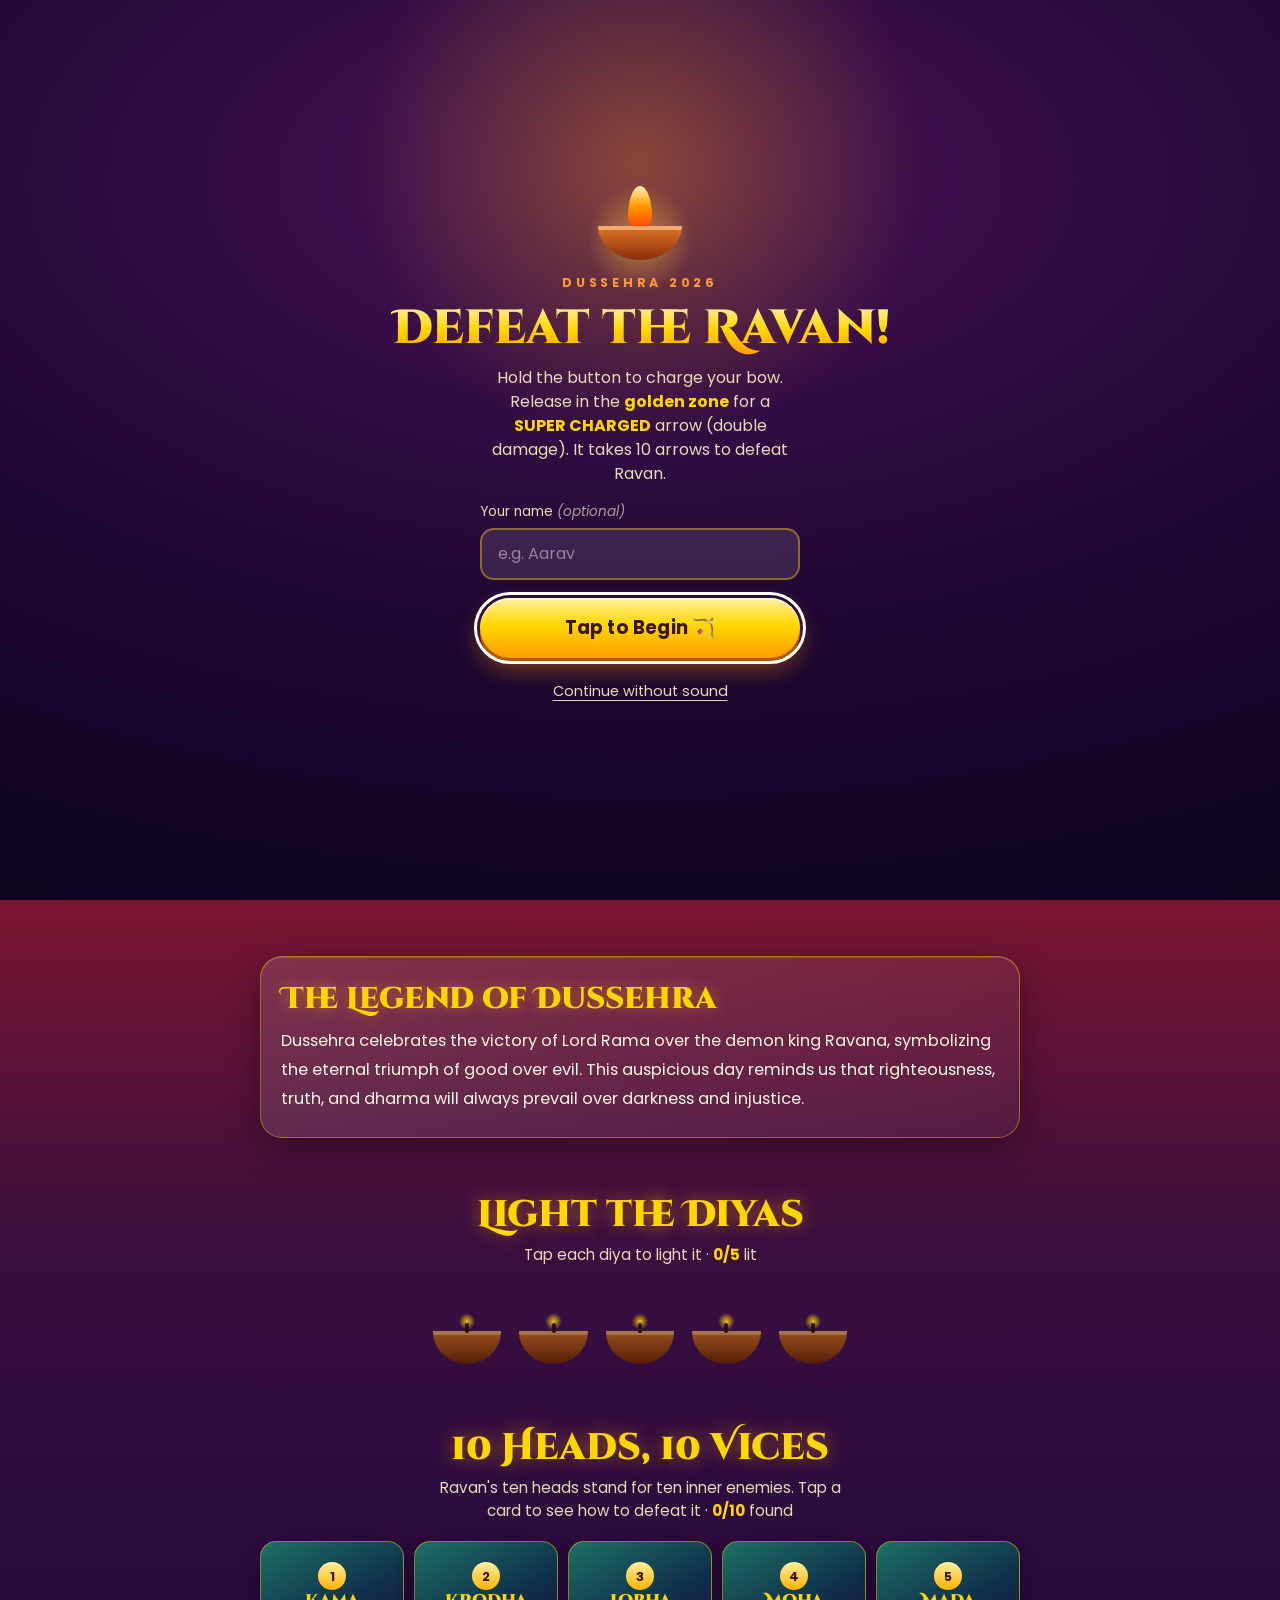
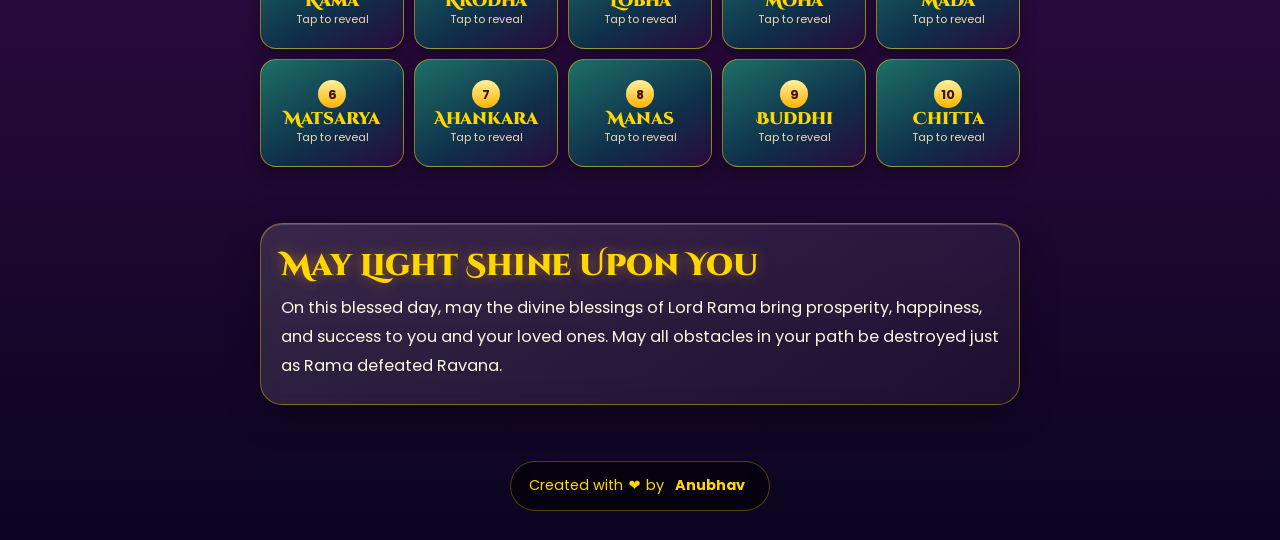
<file: index.html>
<!DOCTYPE html>
<html lang="en">
<head>
    <meta charset="UTF-8">
    <meta name="viewport" content="width=device-width, initial-scale=1.0, viewport-fit=cover">
    <title>Happy Dussehra 2026 - Victory of Good Over Evil</title>
    <meta name="description" content="Celebrate Dussehra 2026 with this interactive Rama vs Ravana battle. Charge your bow, land super charged shots and watch Ravan burn!">
    <meta name="keywords" content="Dussehra 2026, Happy Dussehra, Rama Ravana, Victory of Good over Evil, Dussehra Festival, Interactive Game, Hindu Festival, Diwali Preparation, Traditional Celebration">
    <meta name="author" content="Happy Dussehra 2026">
    <meta name="robots" content="index, follow">
    <meta name="language" content="English">
    <meta name="revisit-after" content="7 days">

    <!-- Fonts: 2 families only, swap + system fallback -->
    <link rel="preconnect" href="https://fonts.googleapis.com">
    <link rel="preconnect" href="https://fonts.gstatic.com" crossorigin>
    <link href="https://fonts.googleapis.com/css2?family=Cinzel+Decorative:wght@700;900&family=Poppins:wght@400;600;700&display=swap" rel="stylesheet">

    <script>document.documentElement.classList.add('js');</script>
    <link rel="stylesheet" href="style.css">
    <!-- Canonical URL -->
    <link rel="canonical" href="https://123anubhav.github.io/happy-dussehra-2026">

    <!-- Open Graph / Facebook -->
    <meta property="og:type" content="website">
    <meta property="og:url" content="https://123anubhav.github.io/happy-dussehra-2026">
    <meta property="og:title" content="Happy Dussehra 2026 - Victory of Good Over Evil | Interactive Game">
    <meta property="og:description" content="Celebrate Dussehra 2026 with this interactive Rama vs Ravana battle game. Experience the triumph of good over evil with stunning animations and victory celebrations.">
    <meta property="og:image" content="https://123anubhav.github.io/happy-dussehra-2026/dussehra-1.0.png">
    <meta property="og:image:width" content="1200">
    <meta property="og:image:height" content="630">
    <meta property="og:image:alt" content="Happy Dussehra 2026 - Rama vs Ravana Battle Game">
    <meta property="og:site_name" content="Happy Dussehra 2026">
    <meta property="og:locale" content="en_US">

    <!-- Twitter Card -->
    <meta name="twitter:card" content="summary_large_image">
    <meta name="twitter:url" content="https://123anubhav.github.io/happy-dussehra-2026">
    <meta name="twitter:title" content="Happy Dussehra 2026 - Victory of Good Over Evil | Interactive Game">
    <meta name="twitter:description" content="Celebrate Dussehra 2026 with this interactive Rama vs Ravana battle game. Experience the triumph of good over evil with stunning animations and victory celebrations.">
    <meta name="twitter:image" content="https://123anubhav.github.io/happy-dussehra-2026/dussehra-1.0.png">
    <meta name="twitter:image:alt" content="Happy Dussehra 2026 - Rama vs Ravana Battle Game">

    <!-- LinkedIn -->
    <meta property="og:image:secure_url" content="https://123anubhav.github.io/happy-dussehra-2026/dussehra-1.0.png">

    <!-- Additional SEO -->
    <meta name="theme-color" content="#0b0420">
    <meta name="msapplication-TileColor" content="#0b0420">
    <meta name="apple-mobile-web-app-capable" content="yes">
    <meta name="mobile-web-app-capable" content="yes">
    <meta name="apple-mobile-web-app-status-bar-style" content="black-translucent">

    <!-- Favicon -->
    <link rel="icon" type="image/png" sizes="32x32" href="dussehra-1.0.png">
    <link rel="icon" type="image/png" sizes="16x16" href="dussehra-1.0.png">
    <link rel="apple-touch-icon" sizes="180x180" href="dussehra-1.0.png">
    <link rel="icon" type="image/png" sizes="192x192" href="dussehra-1.0.png">
    <link rel="icon" type="image/png" sizes="512x512" href="dussehra-1.0.png">

    <!-- Structured Data for SEO -->
    <script type="application/ld+json">
    {
        "@context": "https://schema.org",
        "@type": "WebApplication",
        "name": "Happy Dussehra 2026",
        "description": "Interactive Rama vs Ravana battle game celebrating Dussehra 2026",
        "url": "https://123anubhav.github.io/happy-dussehra-2026",
        "applicationCategory": "Game",
        "operatingSystem": "Web Browser",
        "offers": {
            "@type": "Offer",
            "price": "0",
            "priceCurrency": "USD"
        },
        "creator": {
            "@type": "Organization",
            "name": "Happy Dussehra 2026"
        },
        "image": "https://123anubhav.github.io/happy-dussehra-2026/dussehra-1.0.png",
        "datePublished": "2025-01-01",
        "dateModified": "2026-10-20",
        "genre": "Educational, Entertainment",
        "keywords": "Dussehra, Rama, Ravana, Hindu Festival, Interactive Game",
        "inLanguage": "en-US"
    }
    </script>

    <!-- Additional Structured Data for Event -->
    <script type="application/ld+json">
    {
        "@context": "https://schema.org",
        "@type": "Event",
        "name": "Dussehra 2026 Celebration",
        "description": "Celebrate the victory of good over evil with this interactive Dussehra game",
        "startDate": "2026-10-01",
        "endDate": "2026-10-31",
        "eventStatus": "https://schema.org/EventScheduled",
        "eventAttendanceMode": "https://schema.org/OnlineEventAttendanceMode",
        "location": {
            "@type": "VirtualLocation",
            "url": "https://123anubhav.github.io/happy-dussehra-2026"
        },
        "image": "https://123anubhav.github.io/happy-dussehra-2026/dussehra-1.0.png",
        "organizer": {
            "@type": "Organization",
            "name": "Happy Dussehra 2026",
            "url": "https://123anubhav.github.io/happy-dussehra-2026"
        }
    }
    </script>
</head>
<body>
    <noscript><style>#splash{display:none !important}</style></noscript>

    <!-- Shared SVG gradients and symbols (zero-size, NOT display:none so gradients resolve everywhere) -->
    <svg width="0" height="0" style="position:absolute" aria-hidden="true" focusable="false">
        <defs>
            <linearGradient id="gold" x1="0" y1="0" x2="0" y2="1">
                <stop offset="0" stop-color="#fff2a8"/><stop offset=".5" stop-color="#ffd700"/><stop offset="1" stop-color="#c98a00"/>
            </linearGradient>
            <linearGradient id="saffron" x1="0" y1="0" x2="0" y2="1">
                <stop offset="0" stop-color="#ffb347"/><stop offset="1" stop-color="#e5650a"/>
            </linearGradient>
            <linearGradient id="ramaSkin" x1="0" y1="0" x2="1" y2="1">
                <stop offset="0" stop-color="#78cbff"/><stop offset="1" stop-color="#2c78c4"/>
            </linearGradient>
            <radialGradient id="ramaAura" cx="50%" cy="50%" r="50%">
                <stop offset="0" stop-color="#5ab8ff" stop-opacity=".55"/><stop offset="1" stop-color="#5ab8ff" stop-opacity="0"/>
            </radialGradient>
            <linearGradient id="ravanSkin" x1="0" y1="0" x2="1" y2="1">
                <stop offset="0" stop-color="#3fb6a4"/><stop offset="1" stop-color="#145c55"/>
            </linearGradient>
            <radialGradient id="ravanAura" cx="50%" cy="50%" r="50%">
                <stop offset="0" stop-color="#ff2d55" stop-opacity=".5"/><stop offset="1" stop-color="#ff2d55" stop-opacity="0"/>
            </radialGradient>
            <radialGradient id="fireAura" cx="50%" cy="50%" r="50%">
                <stop offset="0" stop-color="#ffb000" stop-opacity=".85"/><stop offset="1" stop-color="#ff3b00" stop-opacity="0"/>
            </radialGradient>
            <linearGradient id="flameGrad" x1="0" y1="1" x2="0" y2="0">
                <stop offset="0" stop-color="#ff3b00"/><stop offset=".55" stop-color="#ff9d00"/><stop offset="1" stop-color="#fff3b0"/>
            </linearGradient>
            <path id="flameShape" d="M0 0 C-16 -22 -10 -46 0 -74 C10 -46 16 -22 0 0Z" fill="url(#flameGrad)"/>
            <g id="rface">
                <path d="M-13 -10 L-11 -25 L-5 -16 L0 -30 L5 -16 L11 -25 L13 -10 Z" fill="url(#gold)" stroke="#8a5a00" stroke-width="1"/>
                <ellipse rx="13" ry="15" fill="url(#ravanSkin)" stroke="#0e4640" stroke-width="1"/>
                <path d="M-10 -6 L-3 -3 M10 -6 L3 -3" stroke="#07201d" stroke-width="2" stroke-linecap="round"/>
                <circle cx="-5" cy="-1" r="2.8" fill="#ff3b3b"/><circle cx="5" cy="-1" r="2.8" fill="#ff3b3b"/>
                <circle cx="-5" cy="-1.6" r="1" fill="#fff"/><circle cx="5" cy="-1.6" r="1" fill="#fff"/>
                <path d="M-8 7 Q-4 4 0 7 Q4 4 8 7" stroke="#07201d" fill="none" stroke-width="1.8" stroke-linecap="round"/>
                <path d="M-4 9 L-2.6 13.5 L-1.2 9 M1.2 9 L2.6 13.5 L4 9" fill="#fff"/>
            </g>
        </defs>
    </svg>

    <!-- Intro splash: unlocks audio, collects an optional name -->
    <div class="splash" id="splash" role="dialog" aria-modal="true" aria-labelledby="splashTitle">
        <div class="splash-glow" aria-hidden="true"></div>
        <div class="splash-diya" aria-hidden="true"><span class="sd-halo"></span><span class="sd-flame"></span><span class="sd-bowl"></span></div>
        <p class="splash-kicker">Dussehra 2026</p>
        <h2 class="splash-title" id="splashTitle">Defeat the Ravan!</h2>
        <p class="splash-sub">Hold the button to charge your bow. Release in the <strong>golden zone</strong> for a <strong>SUPER CHARGED</strong> arrow (double damage). It takes 10 arrows to defeat Ravan.</p>
        <label class="name-field">
            <span>Your name <em>(optional)</em></span>
            <input id="nameInput" type="text" maxlength="24" autocomplete="given-name" enterkeyhint="done" placeholder="e.g. Aarav">
        </label>
        <button class="btn btn-primary" id="beginBtn" type="button">Tap to Begin 🏹</button>
        <button class="link-btn" id="beginMuteBtn" type="button">Continue without sound</button>
    </div>

    <main>
        <header class="hero" id="hero">
            <!-- Sky: parallax layers -->
            <div class="sky" aria-hidden="true">
                <div class="sky-layer" data-par="0.12"><div class="stars" id="stars"></div></div>
                <div class="sky-layer" data-par="0.2">
                    <i class="cloud c1"></i><i class="cloud c2"></i><i class="cloud c3"></i>
                </div>
                <div class="sky-layer sky-temple">
                    <svg viewBox="0 0 400 100" preserveAspectRatio="xMidYMax slice" focusable="false">
                        <path fill="#12041f" d="M0,100 L0,78 L24,78 L24,64 Q34,48 44,64 L44,78 L70,78 L70,52 L78,52 L84,28 L90,52 L98,52 L98,78 L130,78 L130,66 Q150,40 170,66 L170,78 L200,78 L200,58 L206,58 L212,34 L218,58 L224,58 L224,78 L250,78 L250,64 Q266,44 282,64 L282,78 L312,78 L312,50 L320,50 L326,24 L332,50 L340,50 L340,78 L370,78 L370,66 Q382,52 394,66 L394,78 L400,78 L400,100 Z"/>
                        <path stroke="#12041f" stroke-width="1.5" d="M84,28 V16 M212,34 V22 M326,24 V12"/>
                    </svg>
                </div>
                <div class="embers" id="embers"></div>
            </div>

            <div class="hero-inner" id="heroInner">
                <h1 class="title" aria-label="Happy Dussehra">
                    <span class="t-small" aria-hidden="true">Happy</span>
                    <span class="t-big" aria-hidden="true"><span class="ch" style="--i:0">D</span><span class="ch" style="--i:1">u</span><span class="ch" style="--i:2">s</span><span class="ch" style="--i:3">s</span><span class="ch" style="--i:4">e</span><span class="ch" style="--i:5">h</span><span class="ch" style="--i:6">r</span><span class="ch" style="--i:7">a</span></span>
                </h1>
                <p class="subtitle"><span class="year-pill">2026</span> ✨ Victory of Good Over Evil ✨</p>

                <section class="hud" aria-label="Game status">
                    <div class="hp">
                        <span class="hp-label">RAVAN</span>
                        <div class="hp-bar" role="progressbar" aria-label="Ravan health" aria-valuemin="0" aria-valuemax="100" aria-valuenow="100" id="hpBar">
                            <div class="hp-trail" id="hpTrail"></div>
                            <div class="hp-fill" id="hpFill"></div>
                            <span class="hp-text" id="hpText">100 HP</span>
                        </div>
                    </div>
                    <div class="hud-row">
                        <div class="chip chip-score"><span class="chip-label">SCORE</span><span class="chip-value" id="scoreText">0</span></div>
                        <div class="pips" id="pips" role="img" aria-label="10 arrows left">
                            <i class="pip"></i><i class="pip"></i><i class="pip"></i><i class="pip"></i><i class="pip"></i><i class="pip"></i><i class="pip"></i><i class="pip"></i><i class="pip"></i><i class="pip"></i>
                        </div>
                        <div class="combo" id="combo" hidden>🔥 ×2</div>
                    </div>
                </section>

                <div class="stage-wrap">
                    <div class="stage" id="stage">
                        <div class="scene" id="scene">
                            <div class="scene-moon" aria-hidden="true"></div>
                            <div class="ground" aria-hidden="true"></div>

                            <!-- Lord Rama -->
                            <div class="rama" id="rama" role="img" aria-label="Lord Rama with his bow">
                                <i class="aura" aria-hidden="true"></i>
                                <svg viewBox="0 0 170 260" focusable="false">
                                    <g class="rama-body">
                                        <g transform="rotate(-18 52 100)">
                                            <rect x="44" y="52" width="14" height="62" rx="5" fill="#7b3f12" stroke="#4b2408"/>
                                            <path d="M47 52 l-3 -12 M51 52 l0 -14 M55 52 l3 -12" stroke="#ff4d4d" stroke-width="3" stroke-linecap="round"/>
                                        </g>
                                        <path d="M54 158 Q86 148 118 158 L124 238 L92 238 L86 196 L80 238 L48 238 Z" fill="url(#saffron)" stroke="#b35a00" stroke-width="1.5"/>
                                        <path d="M86 162 L86 196" stroke="#b35a00" stroke-width="1.5"/>
                                        <ellipse cx="64" cy="243" rx="15" ry="6" fill="#2c78c4"/>
                                        <ellipse cx="108" cy="243" rx="15" ry="6" fill="#2c78c4"/>
                                        <path d="M56 98 Q88 86 120 98 L116 160 Q88 170 58 160 Z" fill="url(#ramaSkin)"/>
                                        <path d="M60 100 L112 154" stroke="#ff9933" stroke-width="9" stroke-linecap="round" opacity=".95"/>
                                        <path d="M66 100 Q88 128 110 100" fill="none" stroke="url(#gold)" stroke-width="5"/>
                                        <circle cx="88" cy="121" r="5" fill="#ff3b6b" stroke="#ffd700"/>
                                        <rect x="56" y="152" width="62" height="10" rx="4" fill="url(#gold)"/>
                                        <rect x="80" y="82" width="16" height="16" fill="#3a8cd6"/>
                                        <ellipse cx="88" cy="62" rx="22" ry="25" fill="url(#ramaSkin)"/>
                                        <ellipse cx="88" cy="30" rx="13" ry="9" fill="#1b1030"/>
                                        <path d="M64 48 L66 24 L77 36 L88 16 L99 36 L110 24 L112 48 Z" fill="url(#gold)" stroke="#b8860b" stroke-width="1.5"/>
                                        <circle cx="88" cy="34" r="4.5" fill="#ff2d6b"/>
                                        <ellipse cx="80" cy="60" rx="4.5" ry="3.2" fill="#fff"/><circle cx="81.5" cy="60" r="2" fill="#1b1030"/>
                                        <ellipse cx="97" cy="60" rx="4.5" ry="3.2" fill="#fff"/><circle cx="98.5" cy="60" r="2" fill="#1b1030"/>
                                        <path d="M75 54 L84 55 M93 55 L102 54" stroke="#1b1030" stroke-width="1.8" stroke-linecap="round"/>
                                        <path d="M88 47 v7" stroke="#ff3b3b" stroke-width="2.5" stroke-linecap="round"/>
                                        <path d="M82 73 Q89 78 96 73" stroke="#7a1530" fill="none" stroke-linecap="round" stroke-width="2"/>
                                        <circle cx="66" cy="66" r="3" fill="url(#gold)"/>
                                        <path d="M112 102 L152 130" stroke="#3a8cd6" stroke-width="12" stroke-linecap="round"/>
                                        <rect x="124" y="108" width="7" height="14" rx="2" fill="url(#gold)" transform="rotate(32 127 115)"/>
                                    </g>
                                    <path d="M132 62 Q172 130 132 198" stroke="url(#gold)" stroke-width="5" fill="none" stroke-linecap="round"/>
                                    <circle cx="152" cy="130" r="6.5" fill="#3a8cd6" stroke="#ffd700" stroke-width="1.5"/>
                                    <path id="bowString" d="M132 62 L132 198" stroke="#fff" stroke-opacity=".9" stroke-width="1.6" fill="none"/>
                                    <g id="nocked">
                                        <line x1="128" y1="130" x2="158" y2="130" stroke="#ffe9a8" stroke-width="2.5" stroke-linecap="round"/>
                                        <polygon points="157,125 169,130 157,135" fill="#fff6c8"/>
                                        <path d="M128 130 l-6 -5 M128 130 l-6 5" stroke="#ff4d4d" stroke-width="3" stroke-linecap="round"/>
                                    </g>
                                    <path id="drawArm" d="M70 104 Q99 124 128 130" stroke="#3a8cd6" stroke-width="11" fill="none" stroke-linecap="round"/>
                                    <circle id="bowAnchor" cx="169" cy="130" r="1.5" fill="none"/>
                                </svg>
                            </div>

                            <!-- Ravan with ten heads -->
                            <div class="ravan" id="ravan" role="img" aria-label="Ravan with ten heads">
                                <i class="aura" aria-hidden="true"></i><i class="aura aura-fire" aria-hidden="true"></i>
                                <svg class="rv-body" viewBox="0 0 220 300" focusable="false">
                                    <g class="rbody">
                                        <path d="M70 212 L150 212 L160 290 L118 290 L110 244 L102 290 L60 290 Z" fill="#7a1530" stroke="#ffd700" stroke-width="2"/>
                                        <path d="M70 152 L26 188 M150 152 L194 188 M70 130 L24 96 M150 130 L196 96" stroke="#1d7a6e" stroke-width="16" stroke-linecap="round"/>
                                        <line x1="24" y1="96" x2="14" y2="56" stroke="#8b5a2b" stroke-width="5" stroke-linecap="round"/>
                                        <circle cx="12" cy="48" r="13" fill="url(#gold)" stroke="#8a5a00" stroke-width="1.5"/>
                                        <line x1="196" y1="96" x2="209" y2="30" stroke="#dfe8ee" stroke-width="5" stroke-linecap="round"/>
                                        <line x1="189" y1="86" x2="207" y2="92" stroke="#ffd700" stroke-width="5" stroke-linecap="round"/>
                                        <circle cx="46" cy="112" r="6" fill="url(#gold)"/><circle cx="46" cy="172" r="6" fill="url(#gold)"/>
                                        <circle cx="174" cy="112" r="6" fill="url(#gold)"/><circle cx="174" cy="172" r="6" fill="url(#gold)"/>
                                        <path d="M62 118 Q110 100 158 118 L150 216 Q110 228 70 216 Z" fill="url(#ravanSkin)"/>
                                        <path d="M76 124 Q110 168 144 124" fill="none" stroke="url(#gold)" stroke-width="7"/>
                                        <circle cx="110" cy="158" r="9" fill="#ff2d6b" stroke="#ffd700" stroke-width="2"/>
                                        <rect x="68" y="204" width="84" height="14" rx="5" fill="url(#gold)"/>
                                        <circle id="ravanTarget" cx="110" cy="158" r="1.5" fill="none"/>
                                    </g>
                                </svg>
                                <svg class="rv-heads" viewBox="0 0 220 300" focusable="false">
                                    <g class="rheads">
                                        <g class="rhead" transform="translate(78 36)"><g class="rh"><use href="#rface"/></g></g>
                                        <g class="rhead" transform="translate(110 36)"><g class="rh"><use href="#rface"/></g></g>
                                        <g class="rhead" transform="translate(142 36)"><g class="rh"><use href="#rface"/></g></g>
                                        <g class="rhead" transform="translate(62 66)"><g class="rh"><use href="#rface"/></g></g>
                                        <g class="rhead" transform="translate(94 66)"><g class="rh"><use href="#rface"/></g></g>
                                        <g class="rhead" transform="translate(126 66)"><g class="rh"><use href="#rface"/></g></g>
                                        <g class="rhead" transform="translate(158 66)"><g class="rh"><use href="#rface"/></g></g>
                                        <g class="rhead" transform="translate(78 96)"><g class="rh"><use href="#rface"/></g></g>
                                        <g class="rhead" transform="translate(110 96)"><g class="rh"><use href="#rface"/></g></g>
                                        <g class="rhead" transform="translate(142 96)"><g class="rh"><use href="#rface"/></g></g>
                                    </g>
                                </svg>
                                <svg class="rv-flames" viewBox="0 0 220 300" focusable="false">
                                    <g class="flames">
                                        <g transform="translate(30 292) scale(.9)"><use class="fl" href="#flameShape"/></g>
                                        <g transform="translate(62 292) scale(1.3)"><use class="fl" href="#flameShape"/></g>
                                        <g transform="translate(110 292) scale(1.7)"><use class="fl" href="#flameShape"/></g>
                                        <g transform="translate(158 292) scale(1.3)"><use class="fl" href="#flameShape"/></g>
                                        <g transform="translate(190 292) scale(.9)"><use class="fl" href="#flameShape"/></g>
                                        <g transform="translate(78 220) scale(1.1)"><use class="fl" href="#flameShape"/></g>
                                        <g transform="translate(142 220) scale(1.1)"><use class="fl" href="#flameShape"/></g>
                                        <g transform="translate(110 150) scale(1.2)"><use class="fl" href="#flameShape"/></g>
                                    </g>
                                </svg>
                            </div>

                            <div class="arrow" id="arrow" aria-hidden="true">
                                <svg viewBox="0 0 72 12" focusable="false">
                                    <path class="af" d="M72 6 Q58 -6 44 6 Q58 18 72 6Z" fill="#ff7a00"/>
                                    <rect x="4" y="5" width="56" height="2.4" rx="1" fill="url(#gold)"/>
                                    <polygon points="58,1 72,6 58,11" fill="#fff6c8" stroke="#ffb300" stroke-width=".8"/>
                                    <polygon points="0,6 9,0 14,0 8,6 14,12 9,12" fill="#ff4d4d"/>
                                </svg>
                            </div>

                            <div class="fx-layer" id="fxLayer" aria-hidden="true"></div>
                            <div class="vignette" aria-hidden="true"></div>
                            <div class="flash" id="flash" aria-hidden="true"></div>
                        </div>
                    </div>
                </div>

                <!-- Thumb-zone controls -->
                <div class="dock">
                    <button class="icon-btn" id="soundBtn" type="button" aria-pressed="true" aria-label="Sound effects and music"><span id="soundIcon">🔊</span></button>
                    <div class="shoot-wrap">
                        <div class="charge" id="charge">
                            <div class="charge-track"><div class="charge-fill" id="chargeFill"></div><div class="charge-zone" id="chargeZone"></div></div>
                            <span class="charge-label" id="chargeLabel">HOLD</span>
                        </div>
                        <div class="shoot-holder" id="shootHolder">
                            <button class="btn btn-shoot" id="shootBtn" type="button">
                                <span class="bs-main" id="shootMain">Shoot Arrow! 🏹</span>
                                <small class="bs-sub" id="shootHint">Hold to charge · 10 left</small>
                            </button>
                        </div>
                    </div>
                    <button class="icon-btn" id="hapticBtn" type="button" aria-pressed="true" aria-label="Vibration"><span>📳</span></button>
                </div>

                <!-- Audio Controls -->
                <div class="audio-controls">
                    <button class="audio-btn" id="playBtn" type="button" aria-label="Play music">▶</button>
                    <div class="audio-progress-container" id="progressContainer" role="slider" tabindex="0" aria-label="Music position" aria-valuemin="0" aria-valuemax="100" aria-valuenow="0">
                        <div class="audio-track">
                            <div class="audio-progress-bar" id="progressBar"></div>
                            <div class="audio-scrubber" id="scrubber"></div>
                        </div>
                    </div>
                    <div class="audio-time" id="timeDisplay">0:00 / 0:00</div>
                </div>
            </div>
        </header>

        <div class="content">
            <section class="section reveal">
                <div class="card tilt">
                    <h2>The Legend of Dussehra</h2>
                    <p>Dussehra celebrates the victory of Lord Rama over the demon king Ravana, symbolizing the eternal triumph of good over evil. This auspicious day reminds us that righteousness, truth, and dharma will always prevail over darkness and injustice.</p>
                </div>
            </section>

            <section class="section reveal" id="diyaSection">
                <h2 class="section-title">Light the Diyas</h2>
                <p class="section-sub">Tap each diya to light it &middot; <strong id="diyaCount">0/5</strong> lit</p>
                <div class="diya-row">
                    <button class="diya" type="button" aria-pressed="false" aria-label="Light diya 1"><span class="d-glow"></span><span class="d-flame"></span><span class="d-bowl"></span></button>
                    <button class="diya" type="button" aria-pressed="false" aria-label="Light diya 2"><span class="d-glow"></span><span class="d-flame"></span><span class="d-bowl"></span></button>
                    <button class="diya" type="button" aria-pressed="false" aria-label="Light diya 3"><span class="d-glow"></span><span class="d-flame"></span><span class="d-bowl"></span></button>
                    <button class="diya" type="button" aria-pressed="false" aria-label="Light diya 4"><span class="d-glow"></span><span class="d-flame"></span><span class="d-bowl"></span></button>
                    <button class="diya" type="button" aria-pressed="false" aria-label="Light diya 5"><span class="d-glow"></span><span class="d-flame"></span><span class="d-bowl"></span></button>
                </div>
            </section>

            <section class="section reveal" id="viceSection">
                <h2 class="section-title">10 Heads, 10 Vices</h2>
                <p class="section-sub">Ravan's ten heads stand for ten inner enemies. Tap a card to see how to defeat it &middot; <strong id="viceCount">0/10</strong> found</p>
                <div class="vice-grid">
                    <button class="vice" type="button" aria-pressed="false"><span class="vice-inner"><span class="vice-face vice-front"><b>1</b><span class="vice-name">Kama</span><small>Tap to reveal</small></span><span class="vice-face vice-back"><span class="vice-meaning">Desire</span><small>Defeat it with<br>Contentment</small></span></span></button>
                    <button class="vice" type="button" aria-pressed="false"><span class="vice-inner"><span class="vice-face vice-front"><b>2</b><span class="vice-name">Krodha</span><small>Tap to reveal</small></span><span class="vice-face vice-back"><span class="vice-meaning">Anger</span><small>Defeat it with<br>Patience</small></span></span></button>
                    <button class="vice" type="button" aria-pressed="false"><span class="vice-inner"><span class="vice-face vice-front"><b>3</b><span class="vice-name">Lobha</span><small>Tap to reveal</small></span><span class="vice-face vice-back"><span class="vice-meaning">Greed</span><small>Defeat it with<br>Generosity</small></span></span></button>
                    <button class="vice" type="button" aria-pressed="false"><span class="vice-inner"><span class="vice-face vice-front"><b>4</b><span class="vice-name">Moha</span><small>Tap to reveal</small></span><span class="vice-face vice-back"><span class="vice-meaning">Delusion</span><small>Defeat it with<br>Clarity</small></span></span></button>
                    <button class="vice" type="button" aria-pressed="false"><span class="vice-inner"><span class="vice-face vice-front"><b>5</b><span class="vice-name">Mada</span><small>Tap to reveal</small></span><span class="vice-face vice-back"><span class="vice-meaning">Pride</span><small>Defeat it with<br>Humility</small></span></span></button>
                    <button class="vice" type="button" aria-pressed="false"><span class="vice-inner"><span class="vice-face vice-front"><b>6</b><span class="vice-name">Matsarya</span><small>Tap to reveal</small></span><span class="vice-face vice-back"><span class="vice-meaning">Envy</span><small>Defeat it with<br>Gratitude</small></span></span></button>
                    <button class="vice" type="button" aria-pressed="false"><span class="vice-inner"><span class="vice-face vice-front"><b>7</b><span class="vice-name">Ahankara</span><small>Tap to reveal</small></span><span class="vice-face vice-back"><span class="vice-meaning">Ego</span><small>Defeat it with<br>Service</small></span></span></button>
                    <button class="vice" type="button" aria-pressed="false"><span class="vice-inner"><span class="vice-face vice-front"><b>8</b><span class="vice-name">Manas</span><small>Tap to reveal</small></span><span class="vice-face vice-back"><span class="vice-meaning">Restless Mind</span><small>Defeat it with<br>Calm</small></span></span></button>
                    <button class="vice" type="button" aria-pressed="false"><span class="vice-inner"><span class="vice-face vice-front"><b>9</b><span class="vice-name">Buddhi</span><small>Tap to reveal</small></span><span class="vice-face vice-back"><span class="vice-meaning">Misused Intellect</span><small>Defeat it with<br>Wisdom</small></span></span></button>
                    <button class="vice" type="button" aria-pressed="false"><span class="vice-inner"><span class="vice-face vice-front"><b>10</b><span class="vice-name">Chitta</span><small>Tap to reveal</small></span><span class="vice-face vice-back"><span class="vice-meaning">Wandering Thoughts</span><small>Defeat it with<br>Focus</small></span></span></button>
                </div>
            </section>

            <section class="section reveal">
                <div class="card tilt">
                    <h2>May Light Shine Upon You</h2>
                    <p>On this blessed day, may the divine blessings of Lord Rama bring prosperity, happiness, and success to you and your loved ones. May all obstacles in your path be destroyed just as Rama defeated Ravana.</p>
                </div>
            </section>

            <!-- Footer with credit -->
            <footer class="credit-wrap">
                <div class="credit">
                    Created with <span class="heartbeat">❤️</span> by <a href="https://anubhav-webpage.vercel.app/" target="_blank" rel="noopener">Anubhav</a>
                </div>
            </footer>
        </div>
    </main>

    <!-- Victory card -->
    <div class="modal" id="victory" role="dialog" aria-modal="true" aria-labelledby="vTitle" hidden>
        <div class="modal-card">
            <button class="modal-close" id="vClose" type="button" aria-label="Close">✕</button>
            <p class="v-kicker">Ravan Dahan complete</p>
            <h2 id="vTitle">🎉 Good Triumphs Over Evil! 🎉</h2>
            <p class="v-greet" id="vGreet">Happy Dussehra!</p>
            <div class="stars-row" id="vStars" role="img" aria-label="Rating">
                <span class="star-big">★</span><span class="star-big">★</span><span class="star-big">★</span>
            </div>
            <p class="v-new" id="vNewBest" hidden>🏆 New best score!</p>
            <dl class="v-stats">
                <div><dt>Score</dt><dd id="vScore">0</dd></div>
                <div><dt>Best</dt><dd id="vBest">0</dd></div>
                <div><dt>Arrows used</dt><dd id="vArrows">0</dd></div>
                <div><dt>Super shots</dt><dd id="vPerfects">0</dd></div>
            </dl>
            <div class="v-actions">
                <button class="btn btn-primary" id="vAgain" type="button">Play Again 🔄</button>
                <button class="btn btn-ghost" id="vShare" type="button">Share 📤</button>
            </div>
        </div>
    </div>

    <div class="toast" id="toast" role="status" aria-live="polite"></div>
    <div class="sr-only" id="srStatus" aria-live="polite"></div>
    <canvas id="fx" aria-hidden="true"></canvas>

    <!-- Hidden Audio Element -->
    <audio id="audioPlayer" preload="metadata">
        <source src="antim.mp3" type="audio/mpeg">
        Your browser does not support the audio element.
    </audio>

    <script src="script.js"></script>
</body>
</html>
</file>
<file: style.css>
/* =========================================================
   Happy Dussehra 2026 - "Royal festival night"
   Mobile-first: base styles = phones. min-width queries add
   tablet / desktop. Animations use transform + opacity.
   ========================================================= */

:root {
    --sky-1: #0b0420;
    --sky-2: #2a0a3d;
    --sky-3: #7a1530;
    --gold: #ffd700;
    --saffron: #ff9933;
    --orange: #ff5e00;
    --magenta: #ff2d95;
    --cyan: #2de2ff;
    --text: #fff6e0;
    --muted: #e9d9b8;
    --font-display: 'Cinzel Decorative', Georgia, 'Times New Roman', serif;
    --font-ui: 'Poppins', system-ui, -apple-system, 'Segoe UI', Roboto, 'Helvetica Neue', Arial, sans-serif;
    --zone-start: 72%;
    --zone-width: 20%;
}

*, *::before, *::after { margin: 0; padding: 0; box-sizing: border-box; }
[hidden] { display: none !important; }

html { -webkit-text-size-adjust: 100%; text-size-adjust: 100%; background: #0b0420; }
body {
    font-family: var(--font-ui);
    font-size: 16px;
    line-height: 1.5;
    overflow-x: hidden;
    background: #12041f;
    color: var(--text);
    -webkit-tap-highlight-color: transparent;
}
button { font: inherit; color: inherit; border: 0; background: none; cursor: pointer; touch-action: manipulation; }
input { font: inherit; }
:focus-visible { outline: 3px solid #fff; outline-offset: 3px; }

.sr-only {
    position: absolute; width: 1px; height: 1px; overflow: hidden;
    clip: rect(0 0 0 0); clip-path: inset(50%); white-space: nowrap;
}

/* ---------- Shared buttons ---------- */
.btn {
    display: inline-flex; flex-direction: column; align-items: center; justify-content: center;
    min-height: 52px; padding: 12px 26px; border-radius: 999px;
    font-weight: 700; font-size: 1.05rem; letter-spacing: .01em;
    position: relative; overflow: hidden;
    -webkit-user-select: none; user-select: none;
    transition: transform .12s ease, box-shadow .12s ease, filter .2s;
}
.btn-primary {
    color: #3a1500;
    background: linear-gradient(180deg, #fff0a0, #ffd700 45%, #ff9d00);
    box-shadow: 0 5px 0 #b35a00, 0 10px 24px rgba(255, 140, 0, .45), inset 0 2px 0 rgba(255, 255, 255, .7);
}
.btn-primary:active { transform: translateY(4px) scale(.98); box-shadow: 0 1px 0 #b35a00, 0 4px 12px rgba(255, 140, 0, .4), inset 0 2px 0 rgba(255, 255, 255, .6); }
.btn-ghost {
    color: var(--gold);
    background: rgba(255, 215, 0, .08);
    border: 2px solid rgba(255, 215, 0, .6);
}
.btn-ghost:active { transform: scale(.97); }
.link-btn {
    min-height: 48px; padding: 8px 16px; color: var(--muted);
    text-decoration: underline; text-underline-offset: 4px; font-size: .9rem;
}

.ripple {
    position: absolute; width: 140px; height: 140px; margin: -70px 0 0 -70px; border-radius: 50%;
    background: rgba(255, 255, 255, .55); pointer-events: none;
    transform: scale(0); animation: ripple .6s ease-out forwards;
}
@keyframes ripple { to { transform: scale(2.6); opacity: 0; } }

/* ---------- Splash ---------- */
.splash {
    position: fixed; inset: 0; z-index: 100;
    display: flex; flex-direction: column; align-items: center; justify-content: flex-start;
    gap: 10px; text-align: center; overflow-y: auto;
    padding: max(24px, env(safe-area-inset-top)) max(20px, env(safe-area-inset-right)) max(24px, env(safe-area-inset-bottom)) max(20px, env(safe-area-inset-left));
    background: radial-gradient(120% 90% at 50% 20%, #4a1257 0%, #1f0733 55%, #0b0420 100%);
    transition: opacity .5s ease, visibility .5s;
}
.splash.out { opacity: 0; visibility: hidden; pointer-events: none; }
.splash-glow {
    position: absolute; left: 50%; top: 18%; width: 90vmin; height: 90vmin; margin: -45vmin 0 0 -45vmin;
    background: radial-gradient(closest-side, rgba(255, 170, 0, .35), transparent 70%);
    animation: glowPulse 3.5s ease-in-out infinite; pointer-events: none;
}
.splash > * { position: relative; }
.splash-glow { position: absolute; }
.splash-diya { position: relative; width: 84px; height: 76px; margin-bottom: 4px; margin-top: auto; }
.splash > .link-btn { margin-bottom: auto; } /* centres the stack, but never clips the top when it overflows */
.sd-bowl {
    position: absolute; left: 0; right: 0; bottom: 0; height: 34px;
    border-radius: 0 0 50% 50% / 0 0 100% 100%;
    background: linear-gradient(180deg, #e0752a, #8a2e0a);
    box-shadow: inset 0 4px 0 rgba(255, 220, 160, .55);
}
.sd-flame {
    position: absolute; left: 50%; bottom: 30px; width: 24px; height: 44px; margin-left: -12px;
    border-radius: 50% 50% 50% 50% / 68% 68% 32% 32%;
    background: linear-gradient(0deg, #ff3b00, #ff9d00 55%, #fff3b0);
    transform-origin: 50% 100%; animation: flicker .5s ease-in-out infinite alternate;
}
.sd-halo {
    position: absolute; left: 50%; top: -20px; width: 150px; height: 150px; margin-left: -75px;
    background: radial-gradient(closest-side, rgba(255, 190, 70, .55), transparent 70%);
    animation: glowPulse 2s ease-in-out infinite;
}
.splash-kicker { font-weight: 700; letter-spacing: .3em; text-transform: uppercase; font-size: .78rem; color: var(--saffron); }
.splash-title {
    font-family: var(--font-display); font-weight: 900; font-size: clamp(1.9rem, 9vw, 3rem); line-height: 1.1;
    background: linear-gradient(180deg, #fff3b0, #ffd700 50%, #ff9d00);
    -webkit-background-clip: text; background-clip: text; -webkit-text-fill-color: transparent; color: transparent;
}
.splash-sub { max-width: 30ch; color: var(--muted); font-size: 1rem; }
.splash-sub strong { color: var(--gold); }
.name-field { display: flex; flex-direction: column; gap: 6px; width: min(100%, 320px); margin: 6px 0 8px; text-align: left; font-size: .85rem; color: var(--muted); }
.name-field em { opacity: .7; }
.name-field input {
    height: 52px; padding: 0 16px; border-radius: 14px; font-size: 16px; /* 16px stops iOS zoom */
    color: #fff; background: rgba(255, 255, 255, .1); border: 2px solid rgba(255, 215, 0, .4);
}
.name-field input::placeholder { color: rgba(255, 255, 255, .45); }
.name-field input:focus { outline: none; border-color: var(--gold); box-shadow: 0 0 0 3px rgba(255, 215, 0, .25); }
.splash .btn-primary { width: min(100%, 320px); min-height: 60px; font-size: 1.15rem; }

/* ---------- Hero / sky ---------- */
.hero {
    position: relative; isolation: isolate; overflow: hidden;
    min-height: 100vh; min-height: 100svh;
    display: flex; flex-direction: column;
    padding: max(10px, env(safe-area-inset-top)) max(14px, env(safe-area-inset-right)) 0 max(14px, env(safe-area-inset-left));
    background:
        radial-gradient(120% 55% at 50% 100%, rgba(255, 120, 40, .28), rgba(255, 120, 40, 0) 65%),
        linear-gradient(180deg, var(--sky-1) 0%, var(--sky-2) 48%, var(--sky-3) 100%);
}
.sky { position: absolute; inset: 0; z-index: 0; pointer-events: none; overflow: hidden; }
.sky-layer { position: absolute; inset: 0; will-change: transform; }
.stars { position: absolute; inset: 0; }
/* a handful of layers, each one element with many box-shadow stars: 3 animated layers instead of ~100 */
.star-layer {
    position: absolute; left: 0; top: 0; width: 2px; height: 2px; border-radius: 50%; background: transparent;
    animation: twinkle 3.6s ease-in-out infinite;
}
@keyframes twinkle { 0%, 100% { opacity: .25; } 50% { opacity: 1; } }

@keyframes moonPulse { 0%, 100% { transform: scale(1); } 50% { transform: scale(1.04); } }

.cloud {
    position: absolute; left: 0; width: 70vw; max-width: 520px; height: 16vw; max-height: 120px; border-radius: 50%;
    background: radial-gradient(closest-side, rgba(255, 150, 140, .2), rgba(255, 150, 140, 0));
    animation: drift 70s linear infinite;
}
.cloud.c1 { top: 14%; animation-duration: 80s; }
.cloud.c2 { top: 38%; animation-duration: 105s; animation-delay: -40s; opacity: .8; }
.cloud.c3 { top: 56%; animation-duration: 130s; animation-delay: -90s; opacity: .6; }
@media (max-width: 767px) { .cloud.c3 { display: none; } }
@keyframes drift { from { transform: translate3d(-80%, 0, 0); } to { transform: translate3d(150vw, 0, 0); } }

.sky-temple { top: auto; bottom: 0; height: 24%; opacity: .55; will-change: auto; }
.sky-temple svg { width: 100%; height: 100%; display: block; }

.embers { position: absolute; inset: 0; overflow: hidden; }
.ember {
    position: absolute; left: var(--x); bottom: -12px; width: var(--s); height: var(--s); border-radius: 50%;
    background: radial-gradient(circle, #fff3b0 0%, #ff9d00 55%, rgba(255, 94, 0, 0) 72%);
    opacity: 0; animation: rise var(--d) linear var(--delay) infinite;
}
@keyframes rise {
    0% { opacity: 0; transform: translate3d(0, 0, 0); }
    12% { opacity: .95; }
    100% { opacity: 0; transform: translate3d(var(--dx), -105vh, 0); }
}

.hero-inner {
    position: relative; z-index: 2; flex: 1; min-height: 0;
    width: 100%; max-width: 760px; margin: 0 auto;
    display: flex; flex-direction: column; align-items: center;
}
.hero-inner.shake { animation: shake .35s ease-out; }
.hero-inner.shake-big { animation: shakeBig .75s ease-out; }
@keyframes shake {
    0%, 100% { transform: translate3d(0, 0, 0); }
    20% { transform: translate3d(-6px, 3px, 0); }
    40% { transform: translate3d(5px, -3px, 0); }
    60% { transform: translate3d(-4px, 2px, 0); }
    80% { transform: translate3d(3px, -1px, 0); }
}
@keyframes shakeBig {
    0%, 100% { transform: translate3d(0, 0, 0); }
    10% { transform: translate3d(-12px, 6px, 0) rotate(-.4deg); }
    25% { transform: translate3d(10px, -8px, 0) rotate(.4deg); }
    40% { transform: translate3d(-9px, 5px, 0); }
    55% { transform: translate3d(7px, -4px, 0); }
    70% { transform: translate3d(-4px, 3px, 0); }
    85% { transform: translate3d(2px, -1px, 0); }
}

/* ---------- Title ---------- */
.title { position: relative; text-align: center; line-height: .95; margin: 4px 0 2px; font-family: var(--font-display); font-weight: 900; }
.title::before {
    content: ''; position: absolute; inset: -30% -12%; z-index: -1;
    background: radial-gradient(closest-side, rgba(255, 170, 0, .38), rgba(255, 170, 0, 0) 72%);
    animation: glowPulse 3.5s ease-in-out infinite;
}
@keyframes glowPulse { 0%, 100% { opacity: .55; transform: scale(.96); } 50% { opacity: 1; transform: scale(1.05); } }
.t-small {
    display: block; font-size: clamp(1rem, 5vw, 1.7rem); letter-spacing: .38em; padding-left: .38em;
    color: var(--saffron); text-shadow: 0 0 14px rgba(255, 153, 51, .6);
}
.t-big { display: block; font-size: clamp(2.2rem, min(12.4vw, 9vh), 5.6rem); white-space: nowrap; }
.ch {
    display: inline-block;
    background: linear-gradient(100deg, #ffb300 0%, #fff7c2 22%, #ffd700 42%, #ff7a00 68%, #ffd700 100%);
    background-size: 320% 100%;
    -webkit-background-clip: text; background-clip: text; color: transparent; -webkit-text-fill-color: transparent;
    animation: shimmer 9s ease-in-out infinite;
    animation-delay: calc(var(--i) * .1s);
}
/* one quick sweep, then rest: no per-frame repaint most of the time */
@keyframes shimmer { 0% { background-position: 100% 0; } 14%, 100% { background-position: 0% 0; } }
@keyframes letterIn {
    0% { opacity: 0; transform: translate3d(0, 28px, 0) scale(.5) rotate(-8deg); }
    70% { opacity: 1; transform: translate3d(0, -6px, 0) scale(1.1) rotate(2deg); }
    100% { opacity: 1; transform: none; }
}
.subtitle {
    font-size: clamp(.9rem, 3.8vw, 1.3rem); color: var(--gold); text-align: center; margin-bottom: 6px;
    text-shadow: 0 0 12px rgba(255, 170, 0, .4);
}
.year-pill {
    display: inline-block; padding: 1px 10px; margin-right: 4px; border-radius: 999px; font-weight: 700; font-size: .85em;
    color: #3a1500; background: linear-gradient(180deg, #fff0a0, #ffb300); vertical-align: 1px;
}

/* intro choreography (only when JS is on; before "begin" everything waits) */
.js .hero:not(.started) .ch,
.js .hero:not(.started) :is(.t-small, .subtitle, .hud, .stage-wrap, .dock, .audio-controls) { opacity: 0; }
.hero.started .ch { animation: letterIn .8s cubic-bezier(.2, 1.3, .4, 1) both, shimmer 9s ease-in-out infinite; animation-delay: calc(var(--i) * .07s), calc(1.2s + var(--i) * .1s); }
.hero.started :is(.t-small, .subtitle, .hud, .stage-wrap, .dock, .audio-controls) { animation: fadeUp .7s cubic-bezier(.2, .8, .2, 1) both; }
.hero.started .t-small { animation-delay: .05s; }
.hero.started .subtitle { animation-delay: .5s; }
.hero.started .hud { animation-delay: .6s; }
.hero.started .stage-wrap { animation-delay: .7s; }
.hero.started .dock { animation-delay: .85s; }
.hero.started .audio-controls { animation-delay: 1s; }
@keyframes fadeUp { from { opacity: 0; transform: translate3d(0, 22px, 0); } to { opacity: 1; transform: none; } }

/* ---------- HUD ---------- */
.hud { width: 100%; display: grid; gap: 8px; margin-top: 4px; }
.hp { display: flex; align-items: center; gap: 8px; }
.hp-label { font-weight: 700; font-size: .72rem; letter-spacing: .14em; color: var(--gold); text-shadow: 0 0 8px rgba(255, 170, 0, .6); }
.hp-bar {
    position: relative; flex: 1; height: 28px; border-radius: 999px; overflow: hidden;
    background: rgba(0, 0, 0, .5); border: 2px solid rgba(255, 215, 0, .6);
    box-shadow: inset 0 3px 8px rgba(0, 0, 0, .6), 0 0 16px rgba(255, 120, 0, .3);
}
.hp-trail, .hp-fill { position: absolute; inset: 0; transform-origin: left center; }
.hp-trail { background: #ff3b3b; transition: transform .6s ease .4s; }
.hp-fill {
    background: linear-gradient(180deg, #b6ff8a, #36c752 52%, #1f8f35);
    transition: transform .35s cubic-bezier(.2, .8, .2, 1);
}
.hp-fill::after { content: ''; position: absolute; left: 0; right: 0; top: 0; height: 45%; background: linear-gradient(180deg, rgba(255, 255, 255, .45), rgba(255, 255, 255, 0)); }
.hp-fill.mid { background: linear-gradient(180deg, #fff08a, #ffb300 52%, #e08a00); }
.hp-fill.low { background: linear-gradient(180deg, #ff9a9a, #ff2d2d 52%, #b30000); }
.hp-bar.hurt { animation: shake .3s ease-out; }
.hp-text {
    position: absolute; inset: 0; display: grid; place-items: center;
    font-weight: 700; font-size: .8rem; text-shadow: 0 1px 3px #000, 0 0 6px rgba(0, 0, 0, .8); pointer-events: none;
}

.hud-row { display: grid; grid-template-columns: auto 1fr auto; justify-items: center; align-items: center; gap: 8px; min-height: 34px; }
.chip {
    display: inline-flex; align-items: baseline; gap: 6px; justify-self: start;
    padding: 5px 12px; border-radius: 999px;
    background: rgba(255, 255, 255, .09); border: 1px solid rgba(255, 215, 0, .35);
}
.chip-label { font-size: .62rem; font-weight: 700; letter-spacing: .14em; color: var(--muted); }
.chip-value { font-size: .95rem; font-weight: 700; color: var(--gold); font-variant-numeric: tabular-nums; }
.chip-value.bump { animation: bump .3s ease-out; }
@keyframes bump { 40% { transform: scale(1.35); } }
.pips { display: flex; gap: 3px; }
.pip {
    display: block; width: 6px; height: 24px; border-radius: 3px 3px 2px 2px;
    background: linear-gradient(180deg, #fff6c8, #ffd700 60%, #ff9d00);
    box-shadow: 0 0 8px rgba(255, 190, 0, .6);
    transition: transform .3s, opacity .3s;
}
.pip.used { opacity: .25; transform: translateY(4px) scale(.9); box-shadow: none; }
.combo {
    justify-self: end; padding: 5px 12px; border-radius: 999px; font-weight: 700; font-size: .85rem; white-space: nowrap;
    color: #fff; background: linear-gradient(90deg, var(--magenta), var(--orange));
    box-shadow: 0 0 14px rgba(255, 45, 149, .7); animation: popIn .35s cubic-bezier(.2, 1.6, .4, 1);
}
.combo.x3 { box-shadow: 0 0 22px var(--cyan), 0 0 12px var(--magenta); transform-origin: right center; }
@keyframes popIn { from { transform: scale(.4); opacity: 0; } to { transform: scale(1); opacity: 1; } }

/* ---------- Stage / scene ---------- */
/* The scene fills whatever space is left between HUD and controls.
   Characters are sized from the scene's own width AND height (container
   units) so they never overlap on narrow phones or overflow on short screens. */
.stage-wrap { position: relative; flex: 1 1 0; width: 100%; min-height: clamp(220px, 64vw, 340px); }
.stage { position: absolute; inset: 0; }
.scene {
    position: absolute; inset: 0; transform-origin: 72% 52%;
    container-type: size;
    transition: transform .9s cubic-bezier(.2, .7, .2, 1);
    -webkit-user-select: none; user-select: none; -webkit-touch-callout: none;
}
.stage.zoom .scene { transform: scale(1.16); }
.scene.freeze, .scene.freeze * { animation-play-state: paused !important; }

.scene-moon {
    position: absolute; right: -12%; bottom: 30%; width: 62%; aspect-ratio: 1; border-radius: 50%;
    background: radial-gradient(circle at 38% 36%, #fffbe6 0%, #ffe9a8 32%, #ffb347 68%, #ff7a2f 100%);
    box-shadow: 0 0 50px 16px rgba(255, 170, 60, .35), 0 0 130px 60px rgba(255, 90, 40, .22);
    opacity: .92; animation: moonPulse 7s ease-in-out infinite;
}
@supports (width: 1cqw) {
    .scene-moon { width: min(78cqw, 62cqh); }
}

.ground {
    position: absolute; left: -40%; right: -40%; bottom: 0; height: 15%;
    background: linear-gradient(180deg, rgba(20, 4, 15, 0) 0%, rgba(20, 4, 15, .85) 38%, rgba(20, 4, 15, .4) 100%);
    -webkit-mask-image: linear-gradient(90deg, transparent 0, #000 22%, #000 78%, transparent 100%);
    mask-image: linear-gradient(90deg, transparent 0, #000 22%, #000 78%, transparent 100%);
}
.ground::before {
    content: ''; position: absolute; left: 0; right: 0; top: 30%; height: 2px;
    background: linear-gradient(90deg, transparent, rgba(255, 170, 60, .6), transparent);
}

.rama, .ravan { position: absolute; bottom: 8%; }
.rama { left: 3%; height: 62%; aspect-ratio: 170 / 260; }
.ravan { right: 1%; height: 78%; aspect-ratio: 220 / 300; }
@supports (width: 1cqw) {
    .rama { height: min(64cqh, 48cqw); }
    .ravan { height: min(82cqh, 68cqw); }
}
/* Idle animation lives on whole SVG layers (compositor transform/opacity) and CSS-gradient
   auras. Animating elements INSIDE an svg would repaint the drawing every frame on phones. */
.rama svg, .ravan svg { width: 100%; height: 100%; display: block; overflow: visible; position: relative; }
.ravan svg { position: absolute; left: 0; top: 0; }
.aura {
    position: absolute; left: -14%; right: -14%; top: -8%; bottom: -4%; border-radius: 50%; pointer-events: none;
}
.rama .aura { background: radial-gradient(closest-side, rgba(90, 184, 255, .5), rgba(90, 184, 255, 0)); animation: glowPulse 3.2s ease-in-out infinite; }
.rama.victor .aura { animation-duration: .8s; }
.ravan .aura { background: radial-gradient(closest-side, rgba(255, 45, 85, .45), rgba(255, 45, 85, 0)); animation: glowPulse 4s ease-in-out infinite; }
.ravan .aura-fire { background: radial-gradient(closest-side, rgba(255, 176, 0, .9), rgba(255, 59, 0, 0)); animation: none; opacity: 0; transition: opacity .4s; }
.ravan.burning .aura-fire { opacity: 1; }

.rama svg { transform-origin: 50% 100%; animation: breathe 3.2s ease-in-out infinite; will-change: transform; }
.rama.shot svg { animation: recoil .28s ease-out; }
.rama.victor { animation: hop .7s ease-in-out 3; }
#nocked { transition: opacity .25s ease; }
.rama.flying #nocked { opacity: 0; transition: none; }
@keyframes breathe { 0%, 100% { transform: scaleY(1); } 50% { transform: scaleY(1.018); } }
@keyframes recoil { 0% { transform: translate3d(-5px, 0, 0); } 100% { transform: none; } }
@keyframes hop { 0%, 100% { transform: translate3d(0, 0, 0); } 40% { transform: translate3d(0, -12px, 0); } }

.rv-body { transform-origin: 50% 100%; animation: breathe 3.6s ease-in-out infinite; will-change: transform; }
.rv-heads { transform-origin: 50% 75%; animation: headsSway 4.4s ease-in-out infinite alternate; will-change: transform; }
@keyframes headsSway { from { transform: rotate(-1.6deg) translate3d(-1px, 0, 0); } to { transform: rotate(1.6deg) translate3d(1px, 0, 0); } }

.rhead.lost .rh { transform-box: fill-box; transform-origin: 50% 90%; animation: headFall .8s cubic-bezier(.5, 0, 1, .6) forwards; }
.rhead:nth-child(odd).lost .rh { --dx: -26px; --rot: -70deg; }
.rhead:nth-child(even).lost .rh { --dx: 26px; --rot: 70deg; }
@keyframes headFall {
    0% { transform: translate(0, 0) rotate(0); opacity: 1; }
    25% { transform: translate(calc(var(--dx, 20px) * .5), -22px) rotate(calc(var(--rot, 40deg) * .4)); opacity: 1; }
    100% { transform: translate(var(--dx, 20px), 130px) rotate(var(--rot, 40deg)); opacity: 0; }
}

.rv-flames { opacity: 0; transition: opacity .3s; pointer-events: none; }
.ravan.burning .rv-flames { opacity: 1; }
.fl { transform-box: fill-box; transform-origin: 50% 100%; }
.ravan.burning .fl { animation: flame .45s ease-in-out infinite alternate; }
.ravan.burning .flames g:nth-child(2n) .fl { animation-delay: -.15s; animation-duration: .38s; }
.ravan.burning .flames g:nth-child(3n) .fl { animation-delay: -.3s; animation-duration: .52s; }
@keyframes flame { from { transform: scale(.85, .8); } to { transform: scale(1.15, 1.2); } }

.ravan.hit { animation: ravanHit .35s ease-out; }
.ravan.flash svg { filter: brightness(2.4) saturate(.6); }
@keyframes ravanHit {
    0% { transform: translate3d(0, 0, 0); }
    25% { transform: translate3d(9px, 0, 0) scale(1.02); }
    55% { transform: translate3d(-5px, 0, 0); }
    100% { transform: translate3d(0, 0, 0); }
}
.ravan.burning .rv-body, .ravan.burning .rv-heads { animation: shiver .12s linear infinite; }
@keyframes shiver { 0%, 100% { transform: translate3d(0, 0, 0); } 33% { transform: translate3d(-2px, 1px, 0); } 66% { transform: translate3d(2px, -1px, 0); } }
.ravan.exploded { animation: explode .55s ease-out forwards; }
@keyframes explode { 0% { transform: scale(1); opacity: 1; } 30% { transform: scale(1.18); opacity: 1; } 100% { transform: scale(1.55); opacity: 0; } }
.ravan.respawn { animation: respawn .6s cubic-bezier(.2, 1.3, .4, 1) both; }
@keyframes respawn { from { transform: scale(.6) translate3d(0, 20px, 0); opacity: 0; } to { transform: none; opacity: 1; } }

/* flying arrow */
.arrow {
    position: absolute; left: 0; top: 0; z-index: 5;
    width: clamp(44px, 17%, 110px); aspect-ratio: 6 / 1;
    transform-origin: 100% 50%; opacity: 0; pointer-events: none;
}
.arrow.on { opacity: 1; }
.arrow svg { width: 100%; height: 100%; overflow: visible; display: block; }
.arrow .af { opacity: 0; }
.arrow.flaming { filter: drop-shadow(0 0 5px #ff7a00) drop-shadow(0 0 10px #ff3b00); }
.arrow.flaming .af { opacity: 1; }

/* in-scene feedback */
.fx-layer { position: absolute; inset: 0; pointer-events: none; z-index: 6; }
.dmg {
    position: absolute; left: var(--x); top: var(--y); white-space: nowrap; text-align: center;
    font-family: var(--font-display); font-weight: 900; font-size: clamp(1.3rem, 6.4vw, 2.2rem); line-height: 1;
    color: #fff; text-shadow: 0 0 8px var(--orange), 0 2px 0 #7a1530;
    animation: dmgFloat 1s ease-out forwards;
}
.dmg small { display: block; margin-top: 2px; font-family: var(--font-ui); font-size: .42em; font-weight: 700; letter-spacing: .08em; }
.dmg.perfect { color: #fff; text-shadow: 0 0 10px var(--magenta), 0 0 22px var(--cyan), 0 2px 0 #4a0030; font-size: clamp(1.6rem, 8vw, 2.7rem); }
@keyframes dmgFloat {
    0% { opacity: 0; transform: translate(-50%, -30%) scale(.4); }
    14% { opacity: 1; transform: translate(-50%, -60%) scale(1.25); }
    30% { transform: translate(-50%, -70%) scale(1); }
    100% { opacity: 0; transform: translate(-50%, -190%) scale(1); }
}
.ring {
    position: absolute; left: var(--x); top: var(--y); width: 24px; height: 24px; margin: -12px 0 0 -12px;
    border-radius: 50%; border: 3px solid rgba(255, 255, 255, .95); opacity: .9;
    animation: ringOut .55s ease-out forwards;
}
.ring.perfect { border-color: var(--cyan); box-shadow: 0 0 14px var(--magenta); }
@keyframes ringOut { to { transform: scale(7); opacity: 0; } }
.vignette {
    position: absolute; inset: -40%; z-index: 4; pointer-events: none; opacity: 0; transition: opacity .6s;
    background: radial-gradient(circle at 72% 52%, rgba(0, 0, 0, 0) 14%, rgba(0, 0, 0, .55) 62%);
}
.stage.zoom .vignette { opacity: 1; }
.flash { position: absolute; inset: -40%; z-index: 7; background: #fff; opacity: 0; pointer-events: none; }
.flash.on { animation: flashAnim .38s ease-out; }
.flash.big { animation: flashBig .6s ease-out; }
@keyframes flashAnim { 0% { opacity: .55; } 100% { opacity: 0; } }
@keyframes flashBig { 0% { opacity: .95; } 100% { opacity: 0; } }

/* ---------- Dock (thumb zone) ---------- */
.dock { width: 100%; display: flex; align-items: flex-end; gap: 10px; margin-top: 8px; }
.shoot-wrap { flex: 1; min-width: 0; display: flex; flex-direction: column; gap: 6px; }
.icon-btn {
    flex: 0 0 48px; width: 48px; height: 48px; border-radius: 50%; font-size: 1.3rem; line-height: 1;
    display: grid; place-items: center;
    background: rgba(0, 0, 0, .4); border: 2px solid rgba(255, 215, 0, .45);
    transition: transform .12s, background .2s, opacity .2s;
}
.icon-btn:active { transform: scale(.9); }
.icon-btn[aria-pressed="false"] { opacity: .55; border-color: rgba(255, 255, 255, .25); }

.charge { display: flex; align-items: center; gap: 8px; opacity: .8; transition: opacity .2s; }
.charge.on { opacity: 1; }
.charge-track {
    position: relative; flex: 1; height: 14px; border-radius: 999px; overflow: hidden;
    background: rgba(0, 0, 0, .55); border: 1px solid rgba(255, 215, 0, .45);
}
.charge-fill {
    position: absolute; inset: 0; transform: scaleX(0); transform-origin: left center;
    background: linear-gradient(90deg, var(--cyan), var(--gold) 60%, var(--orange));
}
.charge-zone {
    position: absolute; top: 0; bottom: 0; left: var(--zone-start); width: var(--zone-width);
    background: linear-gradient(90deg, rgba(255, 45, 149, .35), rgba(255, 215, 0, .65), rgba(255, 45, 149, .35));
    border-left: 1px solid rgba(255, 255, 255, .8); border-right: 1px solid rgba(255, 255, 255, .8);
}
.charge.perfect .charge-zone { background: linear-gradient(90deg, #fff, #ffd700, #fff); box-shadow: 0 0 12px #fff; }
.charge-label { min-width: 4.6em; text-align: right; font-weight: 700; font-size: .66rem; letter-spacing: .1em; color: var(--gold); }
.charge.perfect .charge-label { color: #fff; text-shadow: 0 0 8px var(--magenta); }

.shoot-holder { position: relative; }
.shoot-holder::before {
    content: ''; position: absolute; inset: 0; border-radius: 999px; pointer-events: none;
    border: 2px solid rgba(255, 215, 0, .8); opacity: 0; transform: scale(1);
}
.shoot-holder.ready::before { animation: ringPulse 1.9s ease-out infinite; }
.shoot-holder.charging::before { animation: ringPulse .6s ease-out infinite; border-color: #fff; }
@keyframes ringPulse { 0% { opacity: .9; transform: scale(1); } 100% { opacity: 0; transform: scale(1.14, 1.5); } }
.btn-shoot {
    width: 100%; min-height: 64px; padding: 8px 14px; gap: 0; touch-action: manipulation;
    color: #3a1500; font-size: clamp(.98rem, 4.6vw, 1.25rem);
    background: linear-gradient(180deg, #fff0a0, #ffd700 42%, #ff9d00);
    box-shadow: 0 6px 0 #b35a00, 0 12px 26px rgba(255, 140, 0, .5), inset 0 2px 0 rgba(255, 255, 255, .75);
    -webkit-touch-callout: none;
}
.btn-shoot .bs-main { line-height: 1.15; white-space: nowrap; }
.btn-shoot .bs-sub { font-size: .66rem; font-weight: 600; letter-spacing: .05em; opacity: .75; }
.btn-shoot:active, .btn-shoot.pressed { transform: translateY(5px) scale(.985); box-shadow: 0 1px 0 #b35a00, 0 5px 14px rgba(255, 140, 0, .5), inset 0 2px 0 rgba(255, 255, 255, .6); }
.btn-shoot[aria-disabled="true"] { filter: grayscale(.6) brightness(.8); }

/* ---------- Audio controls ---------- */
.audio-controls {
    width: 100%; display: flex; align-items: center; gap: 8px;
    margin: 10px 0 max(12px, env(safe-area-inset-bottom)); padding: 4px 12px 4px 4px;
    background: rgba(0, 0, 0, .38); border: 1px solid rgba(255, 215, 0, .28); border-radius: 999px;
}
.audio-btn {
    flex: 0 0 48px; width: 48px; height: 48px; border-radius: 50%; font-size: 1.1rem; color: #3a1500;
    background: linear-gradient(180deg, #fff0a0, #ffd700 50%, #ff9d00); box-shadow: 0 3px 0 #b35a00;
    display: grid; place-items: center;
}
.audio-btn:active { transform: translateY(2px); box-shadow: 0 1px 0 #b35a00; }
.audio-progress-container { position: relative; flex: 1; height: 48px; display: flex; align-items: center; cursor: pointer; touch-action: pan-y; }
.audio-track { position: relative; width: 100%; height: 6px; border-radius: 3px; background: rgba(255, 255, 255, .2); }
.audio-progress-bar {
    width: 100%; height: 100%; border-radius: 3px; transform: scaleX(0); transform-origin: left center;
    background: linear-gradient(90deg, var(--gold), var(--saffron));
}
.audio-scrubber {
    position: absolute; left: 0; top: 50%; width: 20px; height: 20px; margin: -10px 0 0 -10px; border-radius: 50%;
    background: #fff; box-shadow: 0 0 10px rgba(255, 215, 0, .9); pointer-events: none;
}
.audio-time { min-width: 5.6em; text-align: right; font-size: .72rem; font-variant-numeric: tabular-nums; color: var(--muted); }

/* ---------- Content section ---------- */
.content {
    position: relative; overflow: hidden;
    padding: 36px max(16px, env(safe-area-inset-right)) calc(28px + env(safe-area-inset-bottom)) max(16px, env(safe-area-inset-left));
    background: linear-gradient(180deg, var(--sky-3) 0%, #3a0f3f 28%, var(--sky-2) 55%, var(--sky-1) 100%);
}
.section { max-width: 760px; margin: 0 auto 38px; }
.section-title {
    text-align: center; font-family: var(--font-display); font-weight: 900; font-size: clamp(1.45rem, 6.4vw, 2.3rem); line-height: 1.15;
    color: var(--gold); text-shadow: 0 0 18px rgba(255, 170, 0, .5);
}
.section-sub { text-align: center; margin: 8px auto 18px; max-width: 46ch; color: var(--muted); font-size: .95rem; }
.section-sub strong { color: var(--gold); font-variant-numeric: tabular-nums; }

.card {
    position: relative; padding: 24px 20px; border-radius: 22px;
    background: linear-gradient(145deg, rgba(255, 255, 255, .13), rgba(255, 255, 255, .04));
    border: 1px solid rgba(255, 215, 0, .4);
    box-shadow: 0 10px 34px rgba(0, 0, 0, .35), inset 0 1px 0 rgba(255, 255, 255, .18);
    -webkit-backdrop-filter: blur(8px); backdrop-filter: blur(8px);
    overflow: hidden;
}
.card h2 { font-family: var(--font-display); font-weight: 900; font-size: clamp(1.3rem, 5.8vw, 1.9rem); line-height: 1.2; color: var(--gold); margin-bottom: 10px; text-shadow: 0 0 14px rgba(255, 170, 0, .45); }
.card p { font-size: 1.02rem; line-height: 1.75; color: var(--text); }
.card::after {
    content: ''; position: absolute; inset: 0; pointer-events: none; opacity: 0;
    background: radial-gradient(80% 120% at 50% 0%, rgba(255, 215, 0, .35), transparent 70%);
}
.reveal.in .card::after { animation: cardGlow 1.4s ease-out .3s; }
@keyframes cardGlow { 0%, 100% { opacity: 0; } 35% { opacity: 1; } }
.card:active { transform: scale(.992); }

/* scroll reveal (only hides content when JS is running) */
.js .reveal { opacity: 0; transform: translate3d(0, 30px, 0) scale(.98); transition: opacity .7s ease, transform .7s cubic-bezier(.2, .8, .2, 1); }
.js .reveal.in { opacity: 1; transform: none; }

/* diyas */
.diya-row { display: flex; justify-content: center; gap: 6px; max-width: 420px; margin: 0 auto; }
.diya {
    position: relative; flex: 1 1 0; min-width: 48px; max-width: 84px; aspect-ratio: 1 / 1.15;
    display: block; transition: transform .15s;
}
.diya:active { transform: scale(.92); }
.d-bowl {
    position: absolute; left: 4%; right: 4%; bottom: 8%; height: 38%;
    border-radius: 0 0 50% 50% / 0 0 100% 100%;
    background: linear-gradient(180deg, #d9722b, #7a2a08);
    box-shadow: inset 0 4px 0 rgba(255, 220, 160, .5);
}
.diya:not(.lit) .d-bowl { filter: brightness(.7); }
.d-flame {
    position: absolute; left: 50%; bottom: 40%; width: 30%; height: 50%; margin-left: -15%;
    border-radius: 50% 50% 50% 50% / 68% 68% 32% 32%;
    background: linear-gradient(0deg, #ff3b00, #ff9d00 55%, #fff3b0);
    transform: scale(0); transform-origin: 50% 100%; transition: transform .35s cubic-bezier(.2, 1.6, .4, 1);
}
.diya.lit .d-flame { transform: scale(1); animation: flicker .45s ease-in-out infinite alternate; }
.d-glow {
    position: absolute; left: 50%; bottom: 20%; width: 210%; height: 210%; margin-left: -105%; margin-bottom: -50%;
    background: radial-gradient(closest-side, rgba(255, 190, 70, .6), rgba(255, 150, 40, 0) 72%);
    opacity: 0; transition: opacity .4s; pointer-events: none;
}
.diya.lit .d-glow { opacity: 1; animation: glowPulse 2.2s ease-in-out infinite; }
.diya:not(.lit)::after { /* unlit wick */
    content: ''; position: absolute; left: 50%; bottom: 44%; width: 4px; height: 12%; margin-left: -2px; border-radius: 2px;
    background: #2a1208;
}
.diya:not(.lit)::before {
    content: ''; position: absolute; left: 50%; bottom: 48%; width: 22%; aspect-ratio: 1; margin-left: -11%;
    border-radius: 50%; background: radial-gradient(circle, rgba(255, 215, 0, .9), rgba(255, 215, 0, 0) 70%);
    animation: hintPulse 1.8s ease-out infinite;
}
.diya:nth-child(2):not(.lit)::before { animation-delay: .25s; }
.diya:nth-child(3):not(.lit)::before { animation-delay: .5s; }
.diya:nth-child(4):not(.lit)::before { animation-delay: .75s; }
.diya:nth-child(5):not(.lit)::before { animation-delay: 1s; }
@keyframes hintPulse { 0% { opacity: .9; transform: scale(.6); } 100% { opacity: 0; transform: scale(2.6); } }
@keyframes flicker {
    from { transform: scale(1, 1) skewX(0deg); opacity: .95; }
    to { transform: scale(.92, 1.12) skewX(-3deg); opacity: 1; }
}
#diyaSection.all-lit .section-title { animation: glowText 1.6s ease-in-out infinite alternate; }
@keyframes glowText { from { text-shadow: 0 0 14px rgba(255, 170, 0, .5); } to { text-shadow: 0 0 30px rgba(255, 215, 0, 1), 0 0 60px rgba(255, 120, 0, .8); } }

/* vice flip cards */
.vice-grid { display: grid; grid-template-columns: repeat(2, 1fr); gap: 10px; }
.vice { position: relative; display: block; aspect-ratio: 4 / 3; min-height: 104px; perspective: 800px; padding: 0; }
.vice-inner { position: absolute; inset: 0; display: block; transition: transform .6s cubic-bezier(.3, .8, .3, 1); transform-style: preserve-3d; }
.vice[aria-pressed="true"] .vice-inner { transform: rotateY(180deg); }
.vice-face {
    position: absolute; inset: 0; display: flex; flex-direction: column; align-items: center; justify-content: center; gap: 2px;
    padding: 8px; text-align: center; border-radius: 16px;
    -webkit-backface-visibility: hidden; backface-visibility: hidden;
}
.vice-front {
    background: linear-gradient(150deg, #1d6f66, #0f2f4a 60%, #2a0a3d); border: 1px solid rgba(255, 215, 0, .5);
    box-shadow: 0 6px 16px rgba(0, 0, 0, .35);
}
.vice-front b {
    width: 28px; height: 28px; border-radius: 50%; display: grid; place-items: center; font-size: .8rem;
    color: #3a1500; background: linear-gradient(180deg, #fff0a0, #ffb300);
}
.vice-name { font-family: var(--font-display); font-weight: 900; font-size: 1.05rem; color: var(--gold); line-height: 1.1; }
.vice-front small, .vice-back small { font-size: .68rem; color: var(--muted); line-height: 1.3; }
.vice-back {
    transform: rotateY(180deg);
    background: linear-gradient(150deg, #ffe27a, #ffb300 60%, #ff7a00); color: #3a1500; border: 1px solid #fff3b0;
    box-shadow: 0 6px 18px rgba(255, 150, 0, .4);
}
.vice-meaning { font-weight: 700; font-size: .98rem; line-height: 1.15; }
.vice-back small { color: #5a2200; font-weight: 600; }
.vice:active .vice-inner { filter: brightness(1.1); }

/* credit footer */
.credit-wrap { display: flex; justify-content: center; margin-top: 8px; }
.credit {
    padding: 0 18px; border-radius: 999px; font-size: .9rem; color: var(--gold); text-align: center;
    background: rgba(0, 0, 0, .55); border: 1px solid rgba(255, 215, 0, .3);
    -webkit-backdrop-filter: blur(8px); backdrop-filter: blur(8px);
}
.credit { display: inline-flex; align-items: center; flex-wrap: wrap; justify-content: center; gap: 0 .35em; }
.credit a { color: var(--gold); text-decoration: none; font-weight: 700; display: inline-flex; align-items: center; min-height: 48px; min-width: 48px; justify-content: center; padding: 0 6px; }
.heartbeat { display: inline-block; animation: heartbeat 1.2s ease-in-out infinite; }
@keyframes heartbeat { 0%, 100% { transform: scale(1); } 15% { transform: scale(1.3); } 30% { transform: scale(1); } 45% { transform: scale(1.2); } }

/* ---------- Victory modal ---------- */
.modal {
    position: fixed; inset: 0; z-index: 60; display: flex; align-items: center; justify-content: center;
    padding: max(16px, env(safe-area-inset-top)) max(16px, env(safe-area-inset-right)) max(16px, env(safe-area-inset-bottom)) max(16px, env(safe-area-inset-left));
    background: rgba(8, 2, 18, .62); animation: fadeIn .4s ease both;
}
@keyframes fadeIn { from { opacity: 0; } to { opacity: 1; } }
.modal-card {
    position: relative; width: min(100%, 440px); max-height: 100%; overflow-y: auto; text-align: center;
    padding: 26px 20px 22px; border-radius: 26px;
    background: linear-gradient(160deg, rgba(64, 16, 70, .94), rgba(122, 21, 48, .94));
    border: 1px solid rgba(255, 215, 0, .6);
    box-shadow: 0 20px 60px rgba(0, 0, 0, .6), 0 0 40px rgba(255, 150, 0, .25);
    animation: cardIn .55s cubic-bezier(.2, 1.3, .4, 1) both;
}
@keyframes cardIn { from { opacity: 0; transform: scale(.7) translate3d(0, 30px, 0); } to { opacity: 1; transform: none; } }
.modal-close { position: absolute; top: 6px; right: 6px; width: 48px; height: 48px; border-radius: 50%; font-size: 1.1rem; color: var(--muted); }
.v-kicker { font-size: .72rem; font-weight: 700; letter-spacing: .24em; text-transform: uppercase; color: var(--saffron); }
.modal-card h2 {
    margin: 6px 0 2px; font-family: var(--font-display); font-weight: 900; font-size: clamp(1.35rem, 6.2vw, 1.8rem); line-height: 1.2; color: var(--gold);
    text-shadow: 0 0 16px rgba(255, 170, 0, .6);
}
.v-greet { font-size: 1.05rem; font-weight: 600; color: #fff; margin-bottom: 4px; overflow-wrap: anywhere; }
.stars-row { display: flex; justify-content: center; gap: 6px; margin: 10px 0 4px; }
.star-big { font-size: 3rem; line-height: 1; color: rgba(255, 255, 255, .16); transform: scale(.8); }
.star-big.on { color: var(--gold); text-shadow: 0 0 20px rgba(255, 215, 0, .9); animation: starPop .6s cubic-bezier(.2, 1.8, .4, 1) both; }
@keyframes starPop { 0% { transform: scale(0) rotate(-90deg); } 100% { transform: scale(1) rotate(0); } }
.v-new { margin: 2px 0 4px; font-weight: 700; color: #fff; padding: 4px 14px; display: inline-block; border-radius: 999px; background: linear-gradient(90deg, var(--magenta), var(--orange)); animation: popIn .5s cubic-bezier(.2, 1.6, .4, 1) .8s both; }
.v-stats { display: grid; grid-template-columns: 1fr 1fr; gap: 8px; margin: 12px 0 16px; }
.v-stats > div { padding: 10px 6px; border-radius: 14px; background: rgba(0, 0, 0, .28); border: 1px solid rgba(255, 215, 0, .2); }
.v-stats dt { font-size: .66rem; font-weight: 700; letter-spacing: .12em; text-transform: uppercase; color: var(--muted); }
.v-stats dd { font-size: 1.3rem; font-weight: 700; color: var(--gold); font-variant-numeric: tabular-nums; }
.v-actions { display: grid; gap: 10px; }

/* ---------- Toast ---------- */
.toast {
    position: fixed; left: 50%; bottom: max(24px, calc(env(safe-area-inset-bottom) + 16px)); z-index: 70;
    max-width: min(90vw, 420px); padding: 12px 20px; border-radius: 999px; text-align: center; font-weight: 600; font-size: .95rem;
    color: #3a1500; background: linear-gradient(180deg, #fff0a0, #ffd700); box-shadow: 0 8px 24px rgba(0, 0, 0, .45);
    opacity: 0; transform: translate(-50%, 24px); pointer-events: none;
    transition: opacity .3s, transform .3s cubic-bezier(.2, 1.3, .4, 1);
}
.toast.show { opacity: 1; transform: translate(-50%, 0); }

/* ---------- FX canvas ---------- */
#fx {
    position: fixed; left: 0; top: 0; width: 100%; height: 100vh; height: 100lvh;
    z-index: 55; pointer-events: none;
}

/* pause ambient animation when the tab is hidden */
html.paused *, html.paused *::before, html.paused *::after { animation-play-state: paused !important; }

/* ---------- Tablet / desktop enhancements ---------- */
@media (min-width: 600px) {
    .vice-grid { grid-template-columns: repeat(3, 1fr); }
    .diya-row { gap: 12px; }
}
@media (min-width: 768px) {
    .hero { padding-left: 24px; padding-right: 24px; }
    .hero-inner { max-width: 980px; }
    .stage-wrap { min-height: clamp(300px, 30vw, 420px); }
    .rama { left: 6%; }
    .ravan { right: 5%; }
    .hud, .dock, .audio-controls { max-width: 640px; }
    .btn-shoot { min-height: 72px; }
    .vice-grid { grid-template-columns: repeat(5, 1fr); }
    .section { margin-bottom: 56px; }
    .content { padding-top: 56px; }
}
@media (hover: hover) and (pointer: fine) {
    .btn:hover { filter: brightness(1.08); }
    .btn-primary:hover, .btn-shoot:hover { transform: translateY(-2px); }
    .icon-btn:hover { background: rgba(255, 215, 0, .15); }
    .card { transition: transform .18s ease-out, box-shadow .3s; transform: perspective(800px) rotateX(var(--rx, 0deg)) rotateY(var(--ry, 0deg)); }
    .card:hover { box-shadow: 0 16px 44px rgba(0, 0, 0, .45), 0 0 30px rgba(255, 170, 0, .25), inset 0 1px 0 rgba(255, 255, 255, .22); }
    .card::before {
        content: ''; position: absolute; inset: 0; pointer-events: none; opacity: 0; transition: opacity .3s;
        background: radial-gradient(260px circle at var(--mx, 50%) var(--my, 0%), rgba(255, 255, 255, .22), transparent 60%);
    }
    .card:hover::before { opacity: 1; }
    .vice:hover .vice-inner { filter: brightness(1.12); }
    .diya:hover { transform: translateY(-4px); }
}

/* ---------- Short landscape phones: stage left, controls right ---------- */
@media (orientation: landscape) and (max-height: 520px) {
    .hero { height: 100vh; height: 100svh; min-height: 0; padding-bottom: 0; }
    .hero-inner {
        max-width: none; display: grid; align-content: stretch; column-gap: 18px;
        grid-template-columns: minmax(0, 1.4fr) minmax(250px, 1fr);
        grid-template-rows: auto auto auto auto 1fr;
        grid-template-areas: "title title" "stage hud" "stage dock" "stage audio" "stage .";
    }
    .title { grid-area: title; margin: 0; display: flex; gap: .5em; justify-content: center; align-items: baseline; }
    .t-small { font-size: clamp(.8rem, 3.4vh, 1.1rem); letter-spacing: .25em; padding: 0; }
    .t-big { font-size: clamp(1.4rem, 7vh, 2.2rem); }
    .subtitle { display: none; }
    .hud { grid-area: hud; margin-top: 0; }
    .stage-wrap { grid-area: stage; min-height: 0; height: 100%; }
    .dock { grid-area: dock; margin-top: 6px; }
    .audio-controls { grid-area: audio; margin: 6px 0 max(8px, env(safe-area-inset-bottom)); }
    .btn-shoot { min-height: 56px; font-size: 1rem; }
    .hud, .dock, .audio-controls { max-width: none; }
    .splash { gap: 6px; padding-top: max(10px, env(safe-area-inset-top)); padding-bottom: max(10px, env(safe-area-inset-bottom)); }
    .splash-diya { display: none; }
    .splash-kicker { margin-top: auto; }
    .splash-title { font-size: clamp(1.5rem, 8vh, 2.2rem); }
    .splash-sub { font-size: .85rem; max-width: 56ch; }
    .name-field { flex-direction: row; align-items: center; gap: 10px; margin: 2px 0; width: min(100%, 440px); }
    .name-field > span { white-space: nowrap; }
    .name-field input { flex: 1; min-width: 0; height: 44px; }
    .splash .btn-primary { min-height: 52px; }
}

/* ---------- Reduced motion ---------- */
@media (prefers-reduced-motion: reduce) {
    *, *::before, *::after {
        animation-duration: .01ms !important; animation-iteration-count: 1 !important;
        transition-duration: .01ms !important; scroll-behavior: auto !important;
    }
    .ember, .cloud { display: none; }
    .stage.zoom .scene { transform: none; }
}
</file>
